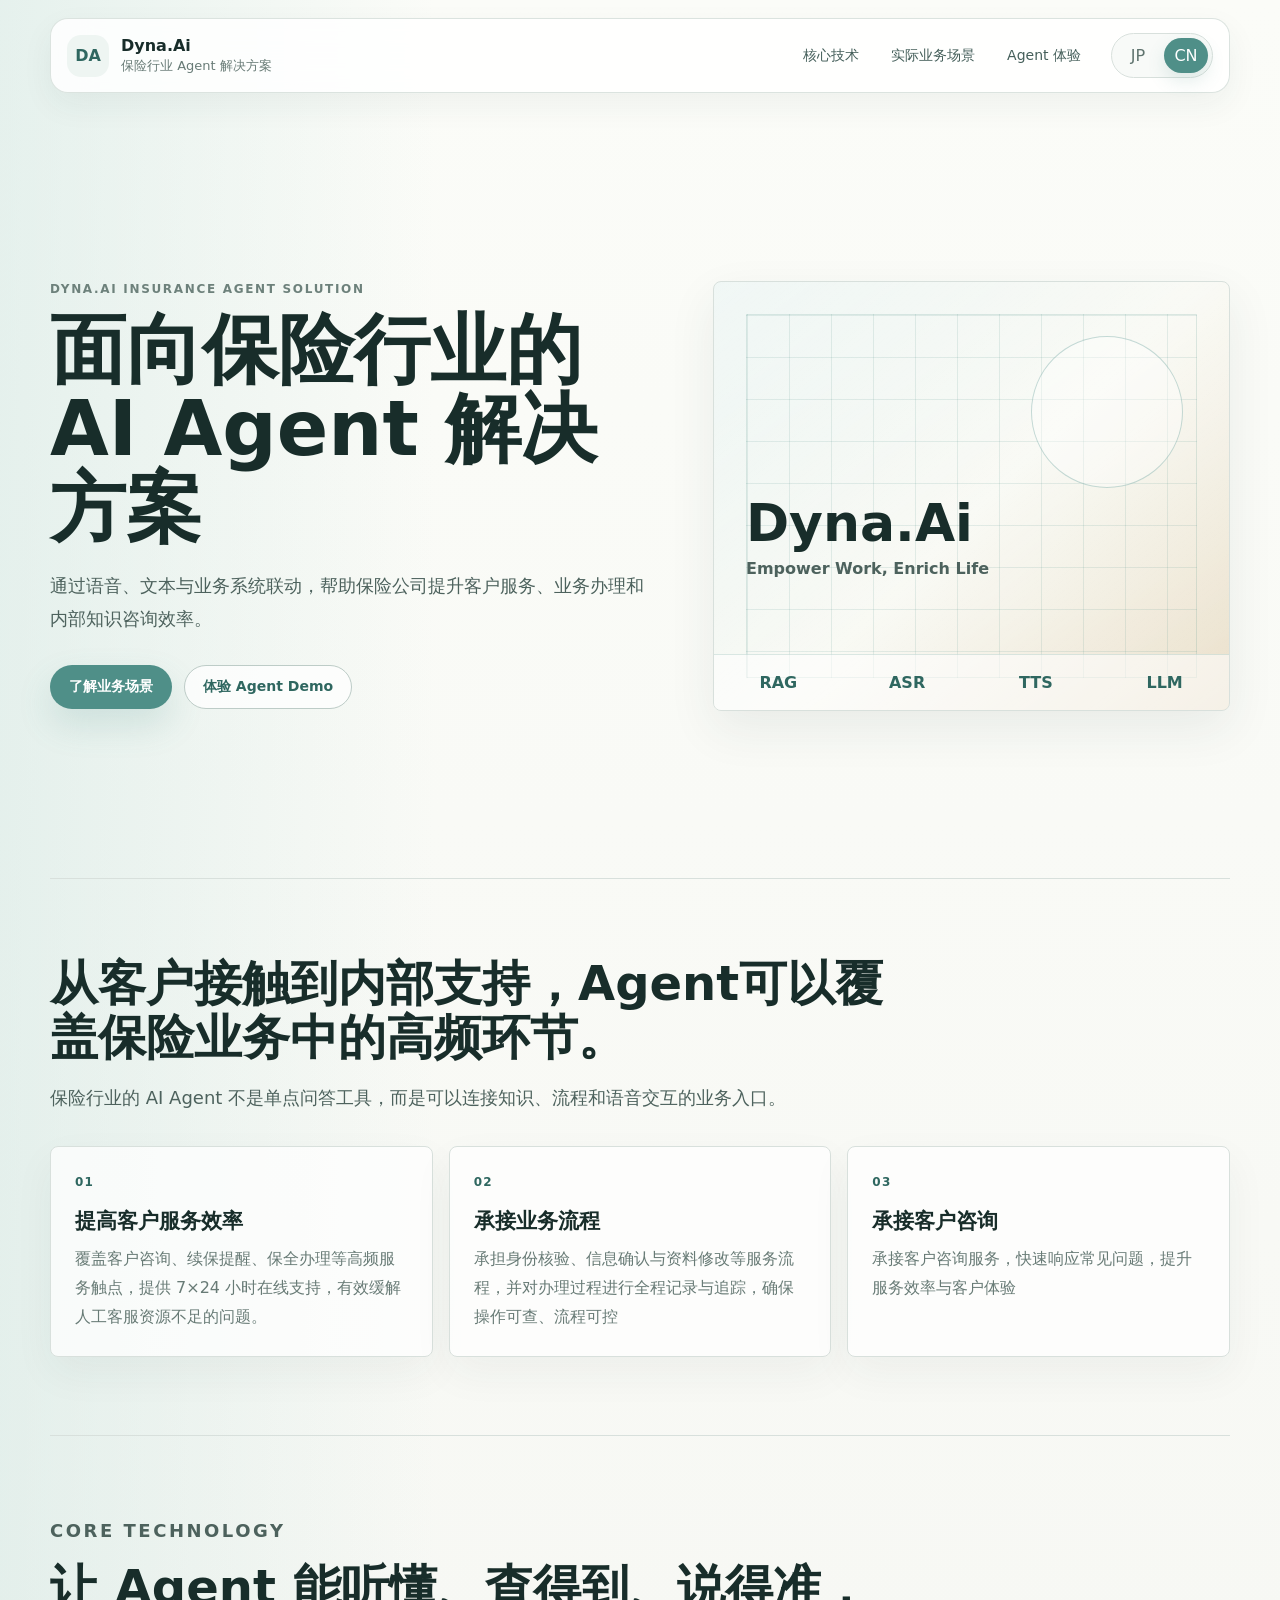
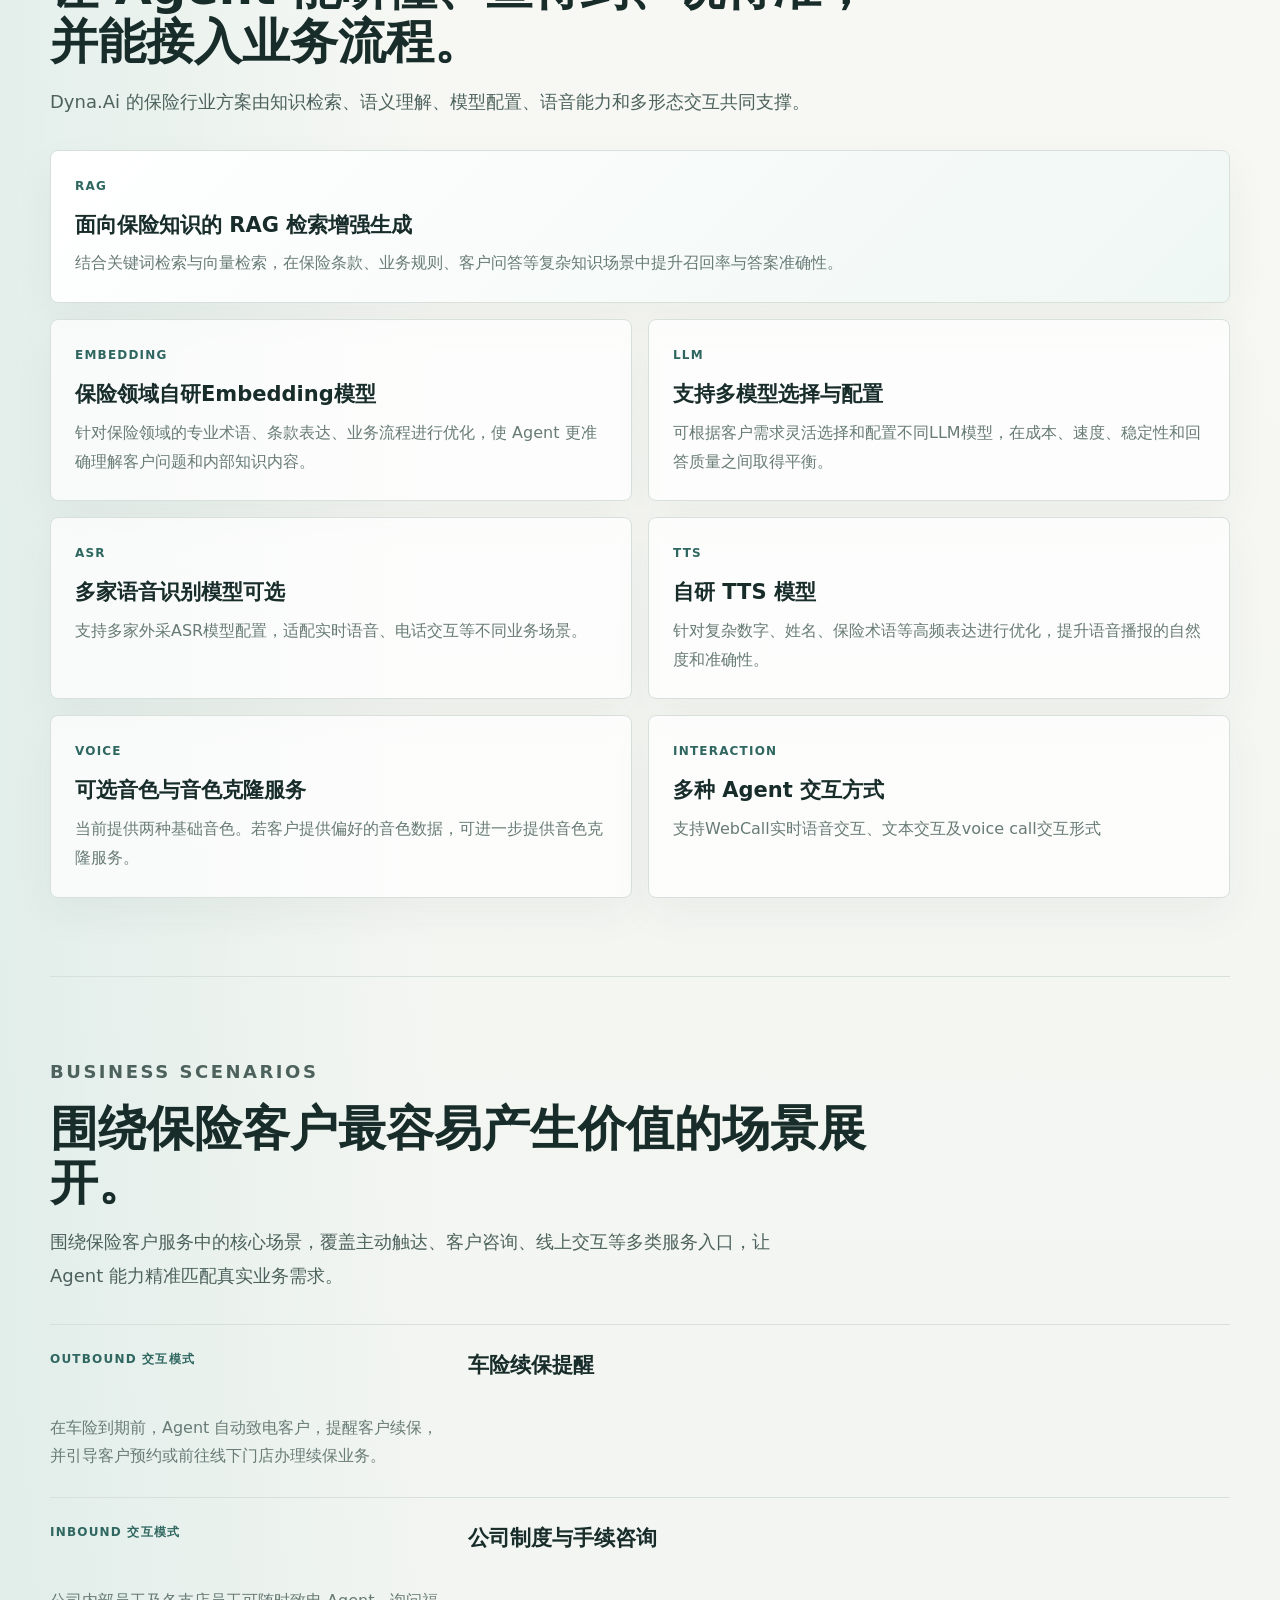
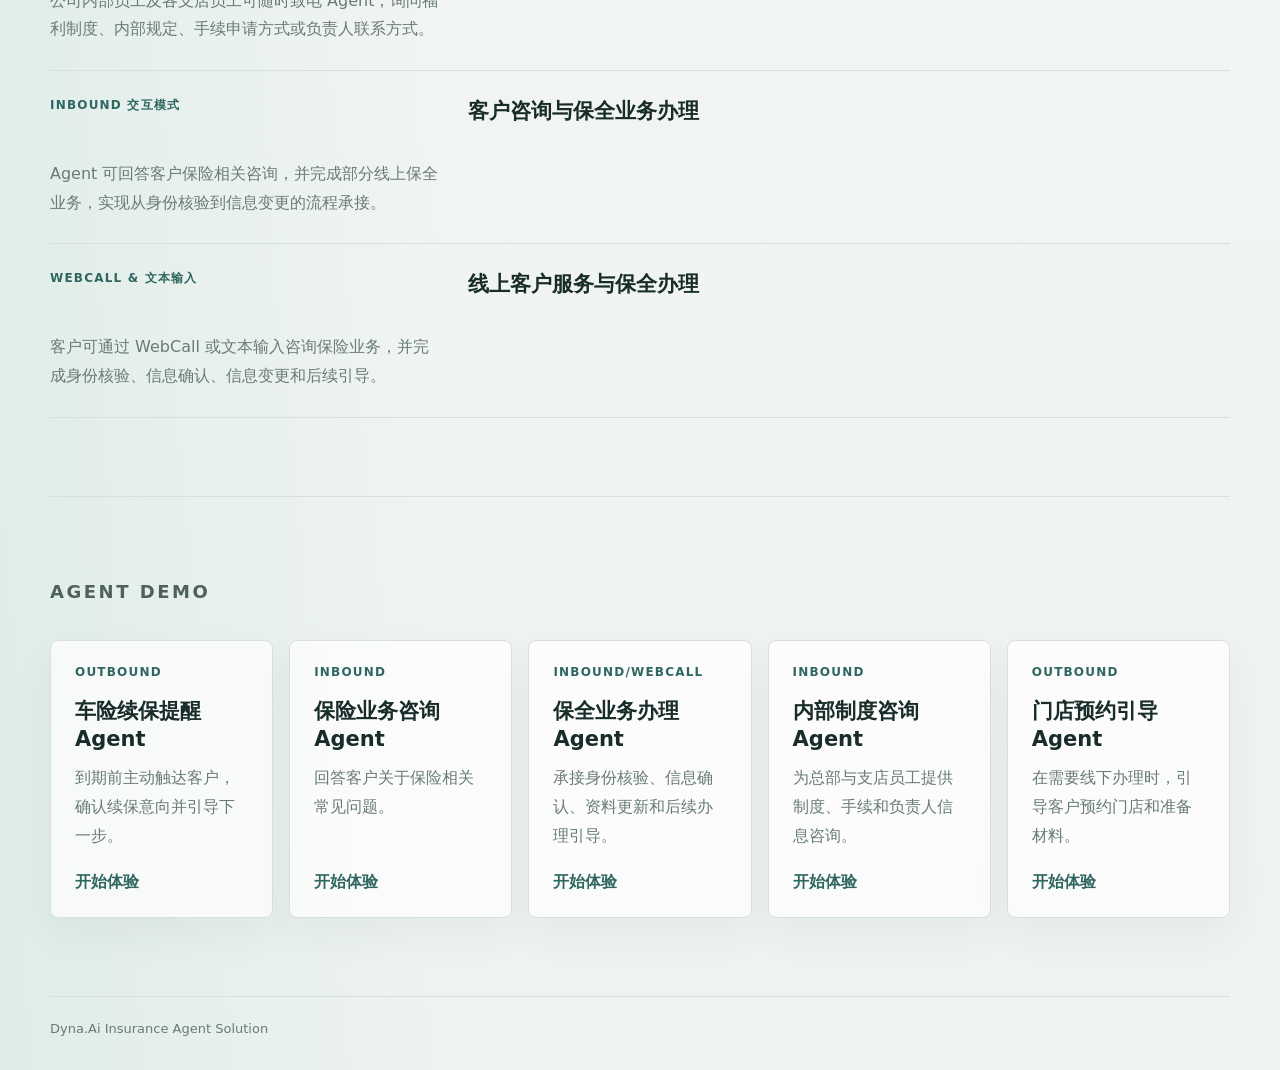
<file: index.html>
<!doctype html>
<html lang="zh">
  <head>
    <meta charset="UTF-8" />
    <meta name="viewport" content="width=device-width, initial-scale=1.0" />
    <meta
      name="description"
      content="Dyna.Ai insurance industry AI Agent solution landing page and demo."
    />
    <title>Dyna.Ai Insurance Agent Solution</title>
    <link rel="icon" href="/favicon.svg" />
    <link rel="stylesheet" href="/styles.css?v=20260626-real-api" />
  </head>
  <body>
    <div class="site-shell">
      <header class="site-header">
        <a class="brand" href="#hero" aria-label="Dyna.Ai">
          <span class="brand-mark">DA</span>
          <span>
            <span class="brand-name">Dyna.Ai</span>
            <span class="brand-subtitle" data-i18n="brandSubtitle"></span>
          </span>
        </a>
        <button class="menu-toggle" type="button" aria-expanded="false" aria-controls="siteNav">
          Menu
        </button>
        <div class="header-actions" id="siteNav">
          <nav class="site-nav" aria-label="Primary navigation"></nav>
          <div class="language-toggle" aria-label="Language switch">
            <button type="button" data-lang="ja">JP</button>
            <button type="button" data-lang="zh">CN</button>
          </div>
        </div>
      </header>

      <main>
        <section class="hero-section" id="hero">
          <div class="hero-copy">
            <p class="section-kicker" data-i18n="heroKicker"></p>
            <h1 data-i18n="heroTitle"></h1>
            <p class="hero-lead" data-i18n="heroLead"></p>
            <div class="action-row">
              <a class="button button-primary" href="#scenarios" data-i18n="primaryCta"></a>
              <a class="button button-secondary" href="#agents" data-i18n="secondaryCta"></a>
            </div>
          </div>
          <div class="brand-panel" aria-label="Dyna.Ai brand panel">
            <div class="panel-logo">Dyna.Ai</div>
            <div class="panel-line" data-i18n="brandLine"></div>
            <div class="panel-metrics">
              <span>RAG</span>
              <span>ASR</span>
              <span>TTS</span>
              <span>LLM</span>
            </div>
          </div>
        </section>

        <section class="value-section" aria-labelledby="valueTitle">
          <div class="section-intro">
            <h2 id="valueTitle" data-i18n="proofTitle"></h2>
            <p data-i18n="proofLead"></p>
          </div>
          <div class="value-grid" id="valueGrid"></div>
        </section>

        <section class="content-section" id="technology" aria-labelledby="technologyTitle">
          <div class="section-intro">
            <p class="section-kicker" data-i18n="technologyKicker"></p>
            <h2 id="technologyTitle" data-i18n="technologyTitle"></h2>
            <p data-i18n="technologyLead"></p>
          </div>
          <div class="technology-grid" id="technologyGrid"></div>
        </section>

        <section class="content-section scenario-section" id="scenarios" aria-labelledby="scenarioTitle">
          <div class="section-intro">
            <p class="section-kicker" data-i18n="scenarioKicker"></p>
            <h2 id="scenarioTitle" data-i18n="scenarioTitle"></h2>
            <p data-i18n="scenarioLead"></p>
          </div>
          <div class="scenario-list" id="scenarioList"></div>
        </section>

        <section class="content-section" id="agents">
          <div class="section-intro">
            <p class="section-kicker" data-i18n="agentsKicker"></p>
          </div>
          <div class="agent-grid" id="agentGrid"></div>
        </section>
      </main>

      <footer class="site-footer">
        <span data-i18n="footer"></span>
      </footer>
    </div>

    <script src="/data.js?v=20260626-real-api"></script>
    <script src="/script.js?v=20260626-real-api"></script>
  </body>
</html>
</file>
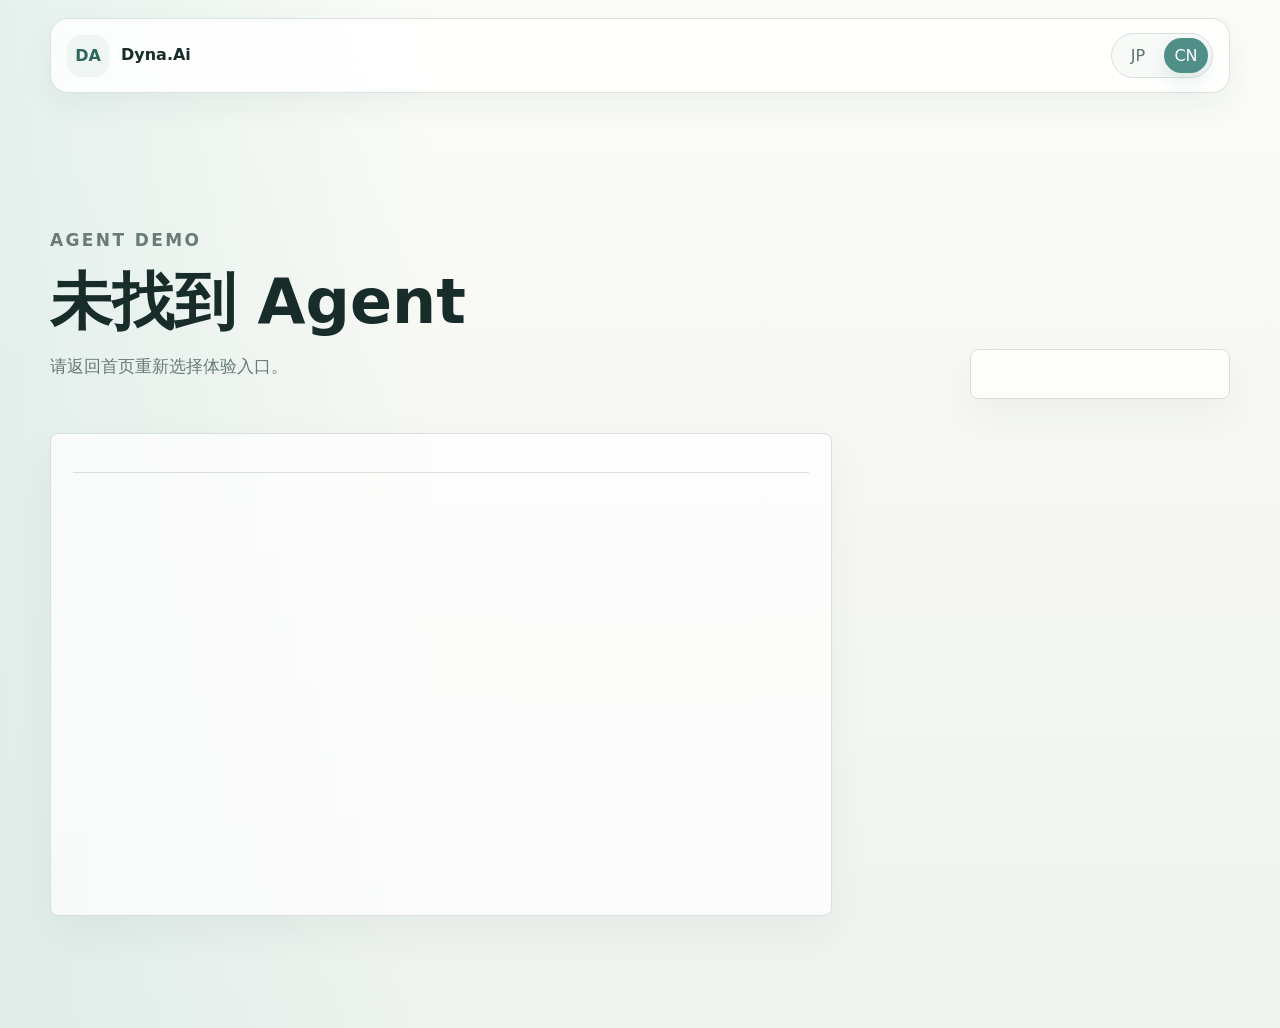
<file: agents/auto-renewal/index.html>
<!doctype html>
<html lang="zh">
  <head>
    <meta charset="UTF-8" />
    <meta name="viewport" content="width=device-width, initial-scale=1.0" />
    <meta name="description" content="Dyna.Ai auto renewal Agent demo." />
    <title>Dyna.Ai Agent Demo</title>
    <link rel="icon" href="/favicon.svg" />
    <link rel="stylesheet" href="/styles.css?v=20260630-webcall" />
  </head>
  <body>
    <div class="site-shell agent-shell">
      <header class="site-header compact-header">
        <a class="brand" href="/">
          <span class="brand-mark">DA</span>
          <span>
            <span class="brand-name">Dyna.Ai</span>
            <span class="brand-subtitle" id="agentHeaderSubtitle"></span>
          </span>
        </a>
        <div class="header-actions is-inline">
          <a class="nav-back" href="/" id="backLink"></a>
          <div class="language-toggle" aria-label="Language switch">
            <button type="button" data-lang="ja">JP</button>
            <button type="button" data-lang="zh">CN</button>
          </div>
        </div>
      </header>
      <main class="agent-page">
        <section class="agent-hero">
          <div>
            <p class="section-kicker">Agent Demo</p>
            <h1 id="agentName"></h1>
            <p id="agentIntro"></p>
          </div>
          <div class="status-panel">
            <span id="statusLabel"></span>
            <strong id="apiStatus"></strong>
          </div>
        </section>
        <section class="chat-layout" aria-labelledby="conversationTitle">
          <div class="conversation-panel">
            <div class="chat-head">
              <h2 id="conversationTitle"></h2>
              <span id="agentIdBadge"></span>
            </div>
            <div class="message-list" id="messageList" aria-live="polite"></div>
          </div>
          <form class="composer-panel" id="chatForm">
            <label for="messageInput" id="inputLabel"></label>
            <textarea id="messageInput" rows="7"></textarea>
            <div class="composer-actions">
              <button class="button button-secondary voice-button" type="button" id="voiceButton"></button>
              <button class="button button-primary" type="submit" id="sendButton"></button>
            </div>
          </form>
        </section>
      </main>
    </div>
    <script src="/data.js?v=20260630-webcall"></script>
    <script src="/agent.js?v=20260630-webcall"></script>
  </body>
</html>
</file>
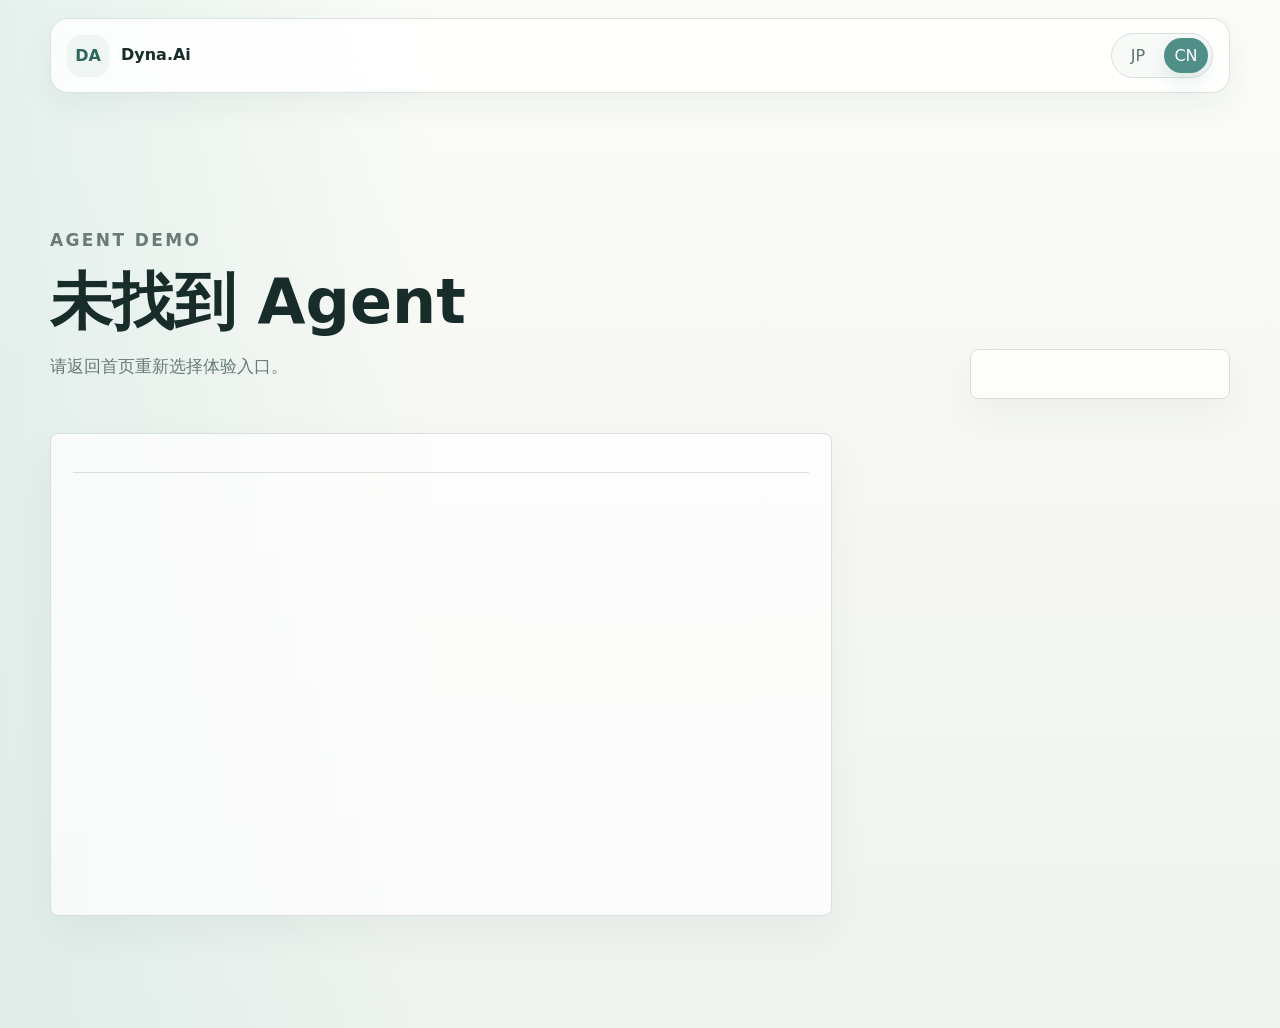
<file: agents/insurance-consulting/index.html>
<!doctype html>
<html lang="zh">
  <head>
    <meta charset="UTF-8" />
    <meta name="viewport" content="width=device-width, initial-scale=1.0" />
    <meta name="description" content="Dyna.Ai insurance consulting Agent demo." />
    <title>Dyna.Ai Agent Demo</title>
    <link rel="icon" href="/favicon.svg" />
    <link rel="stylesheet" href="/styles.css?v=20260630-webcall" />
  </head>
  <body>
    <div class="site-shell agent-shell">
      <header class="site-header compact-header">
        <a class="brand" href="/">
          <span class="brand-mark">DA</span>
          <span>
            <span class="brand-name">Dyna.Ai</span>
            <span class="brand-subtitle" id="agentHeaderSubtitle"></span>
          </span>
        </a>
        <div class="header-actions is-inline">
          <a class="nav-back" href="/" id="backLink"></a>
          <div class="language-toggle" aria-label="Language switch">
            <button type="button" data-lang="ja">JP</button>
            <button type="button" data-lang="zh">CN</button>
          </div>
        </div>
      </header>
      <main class="agent-page">
        <section class="agent-hero">
          <div>
            <p class="section-kicker">Agent Demo</p>
            <h1 id="agentName"></h1>
            <p id="agentIntro"></p>
          </div>
          <div class="status-panel">
            <span id="statusLabel"></span>
            <strong id="apiStatus"></strong>
          </div>
        </section>
        <section class="chat-layout" aria-labelledby="conversationTitle">
          <div class="conversation-panel">
            <div class="chat-head">
              <h2 id="conversationTitle"></h2>
              <span id="agentIdBadge"></span>
            </div>
            <div class="message-list" id="messageList" aria-live="polite"></div>
          </div>
          <form class="composer-panel" id="chatForm">
            <label for="messageInput" id="inputLabel"></label>
            <textarea id="messageInput" rows="7"></textarea>
            <div class="composer-actions">
              <button class="button button-secondary voice-button" type="button" id="voiceButton"></button>
              <button class="button button-primary" type="submit" id="sendButton"></button>
            </div>
          </form>
        </section>
      </main>
    </div>
    <script src="/data.js?v=20260630-webcall"></script>
    <script src="/agent.js?v=20260630-webcall"></script>
  </body>
</html>
</file>
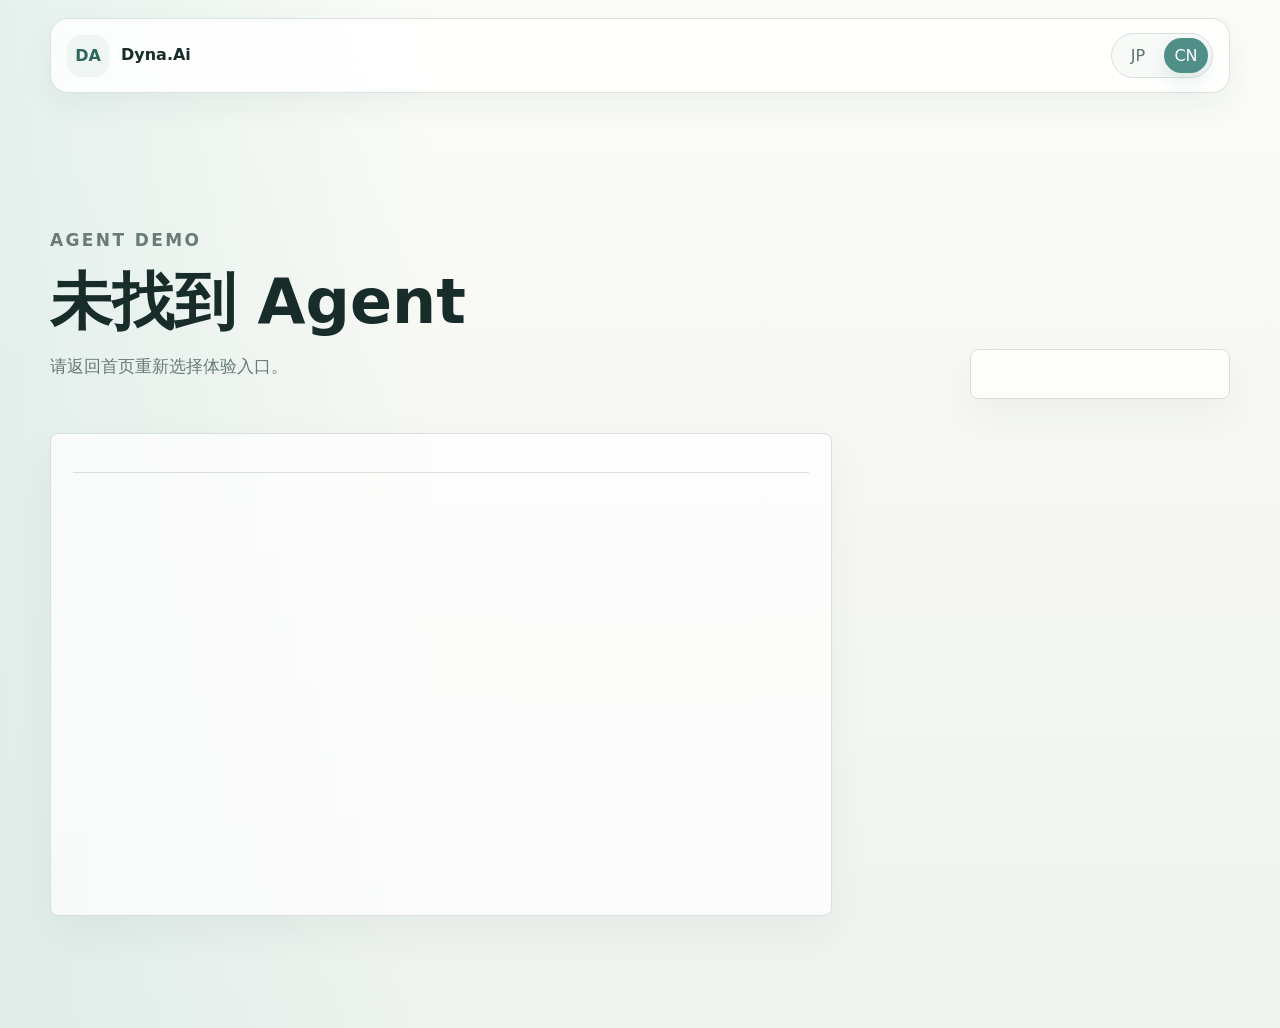
<file: agents/internal-support/index.html>
<!doctype html>
<html lang="zh">
  <head>
    <meta charset="UTF-8" />
    <meta name="viewport" content="width=device-width, initial-scale=1.0" />
    <meta name="description" content="Dyna.Ai internal support Agent demo." />
    <title>Dyna.Ai Agent Demo</title>
    <link rel="icon" href="/favicon.svg" />
    <link rel="stylesheet" href="/styles.css?v=20260630-webcall" />
  </head>
  <body>
    <div class="site-shell agent-shell">
      <header class="site-header compact-header">
        <a class="brand" href="/">
          <span class="brand-mark">DA</span>
          <span>
            <span class="brand-name">Dyna.Ai</span>
            <span class="brand-subtitle" id="agentHeaderSubtitle"></span>
          </span>
        </a>
        <div class="header-actions is-inline">
          <a class="nav-back" href="/" id="backLink"></a>
          <div class="language-toggle" aria-label="Language switch">
            <button type="button" data-lang="ja">JP</button>
            <button type="button" data-lang="zh">CN</button>
          </div>
        </div>
      </header>
      <main class="agent-page">
        <section class="agent-hero">
          <div>
            <p class="section-kicker">Agent Demo</p>
            <h1 id="agentName"></h1>
            <p id="agentIntro"></p>
          </div>
          <div class="status-panel">
            <span id="statusLabel"></span>
            <strong id="apiStatus"></strong>
          </div>
        </section>
        <section class="chat-layout" aria-labelledby="conversationTitle">
          <div class="conversation-panel">
            <div class="chat-head">
              <h2 id="conversationTitle"></h2>
              <span id="agentIdBadge"></span>
            </div>
            <div class="message-list" id="messageList" aria-live="polite"></div>
          </div>
          <form class="composer-panel" id="chatForm">
            <label for="messageInput" id="inputLabel"></label>
            <textarea id="messageInput" rows="7"></textarea>
            <div class="composer-actions">
              <button class="button button-secondary voice-button" type="button" id="voiceButton"></button>
              <button class="button button-primary" type="submit" id="sendButton"></button>
            </div>
          </form>
        </section>
      </main>
    </div>
    <script src="/data.js?v=20260630-webcall"></script>
    <script src="/agent.js?v=20260630-webcall"></script>
  </body>
</html>
</file>
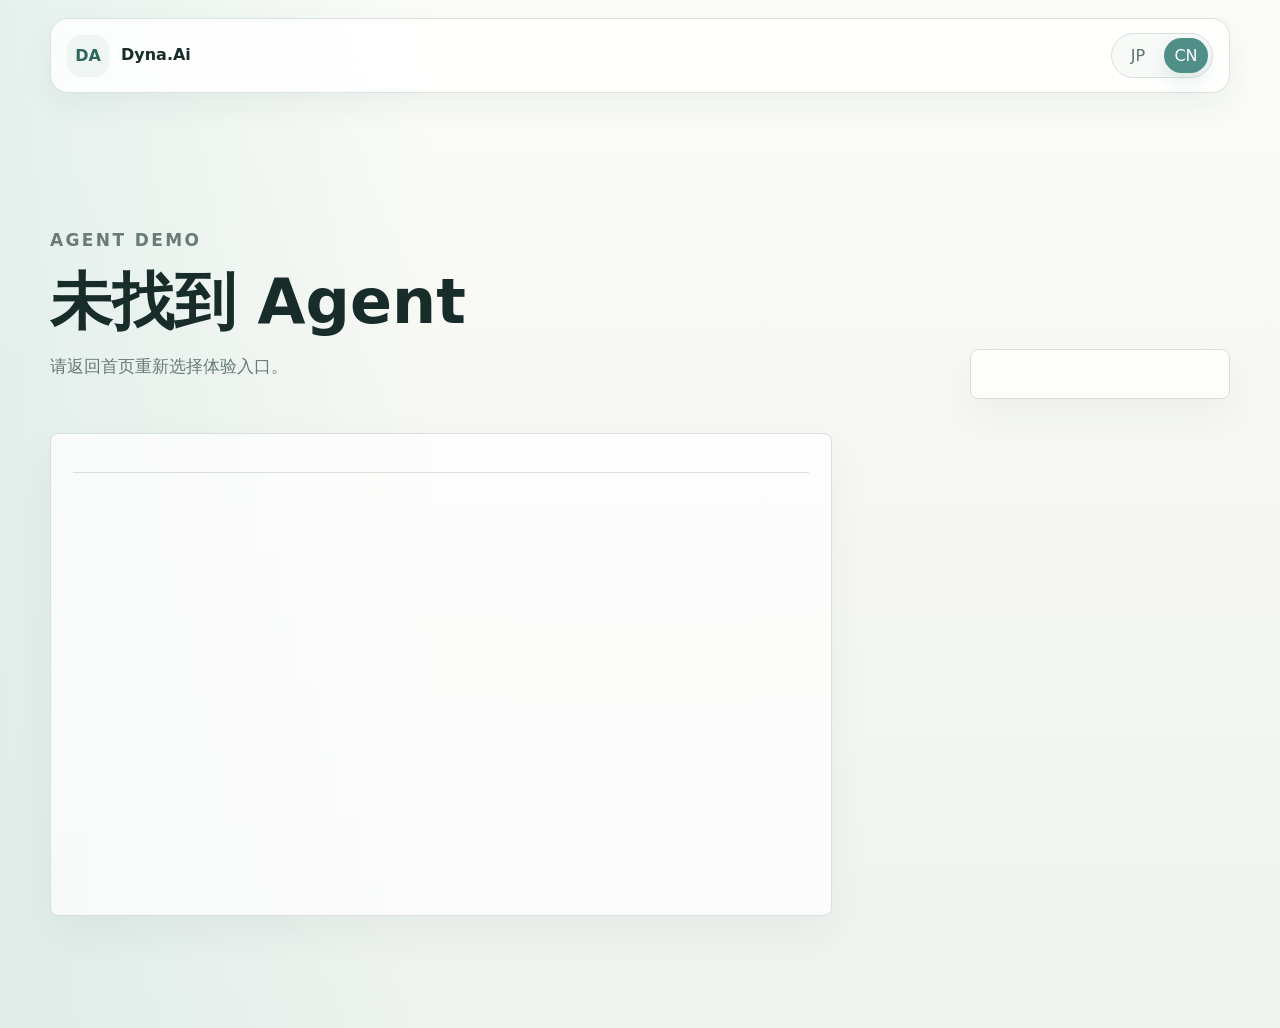
<file: agents/policy-service/index.html>
<!doctype html>
<html lang="zh">
  <head>
    <meta charset="UTF-8" />
    <meta name="viewport" content="width=device-width, initial-scale=1.0" />
    <meta name="description" content="Dyna.Ai policy service Agent demo." />
    <title>Dyna.Ai Agent Demo</title>
    <link rel="icon" href="/favicon.svg" />
    <link rel="stylesheet" href="/styles.css?v=20260630-webcall" />
  </head>
  <body>
    <div class="site-shell agent-shell">
      <header class="site-header compact-header">
        <a class="brand" href="/">
          <span class="brand-mark">DA</span>
          <span>
            <span class="brand-name">Dyna.Ai</span>
            <span class="brand-subtitle" id="agentHeaderSubtitle"></span>
          </span>
        </a>
        <div class="header-actions is-inline">
          <a class="nav-back" href="/" id="backLink"></a>
          <div class="language-toggle" aria-label="Language switch">
            <button type="button" data-lang="ja">JP</button>
            <button type="button" data-lang="zh">CN</button>
          </div>
        </div>
      </header>
      <main class="agent-page">
        <section class="agent-hero">
          <div>
            <p class="section-kicker">Agent Demo</p>
            <h1 id="agentName"></h1>
            <p id="agentIntro"></p>
          </div>
          <div class="status-panel">
            <span id="statusLabel"></span>
            <strong id="apiStatus"></strong>
          </div>
        </section>
        <section class="chat-layout" aria-labelledby="conversationTitle">
          <div class="conversation-panel">
            <div class="chat-head">
              <h2 id="conversationTitle"></h2>
              <span id="agentIdBadge"></span>
            </div>
            <div class="message-list" id="messageList" aria-live="polite"></div>
          </div>
          <form class="composer-panel" id="chatForm">
            <label for="messageInput" id="inputLabel"></label>
            <textarea id="messageInput" rows="7"></textarea>
            <div class="composer-actions">
              <button class="button button-secondary voice-button" type="button" id="voiceButton"></button>
              <button class="button button-primary" type="submit" id="sendButton"></button>
            </div>
          </form>
        </section>
      </main>
    </div>
    <script src="/data.js?v=20260630-webcall"></script>
    <script src="/agent.js?v=20260630-webcall"></script>
  </body>
</html>
</file>
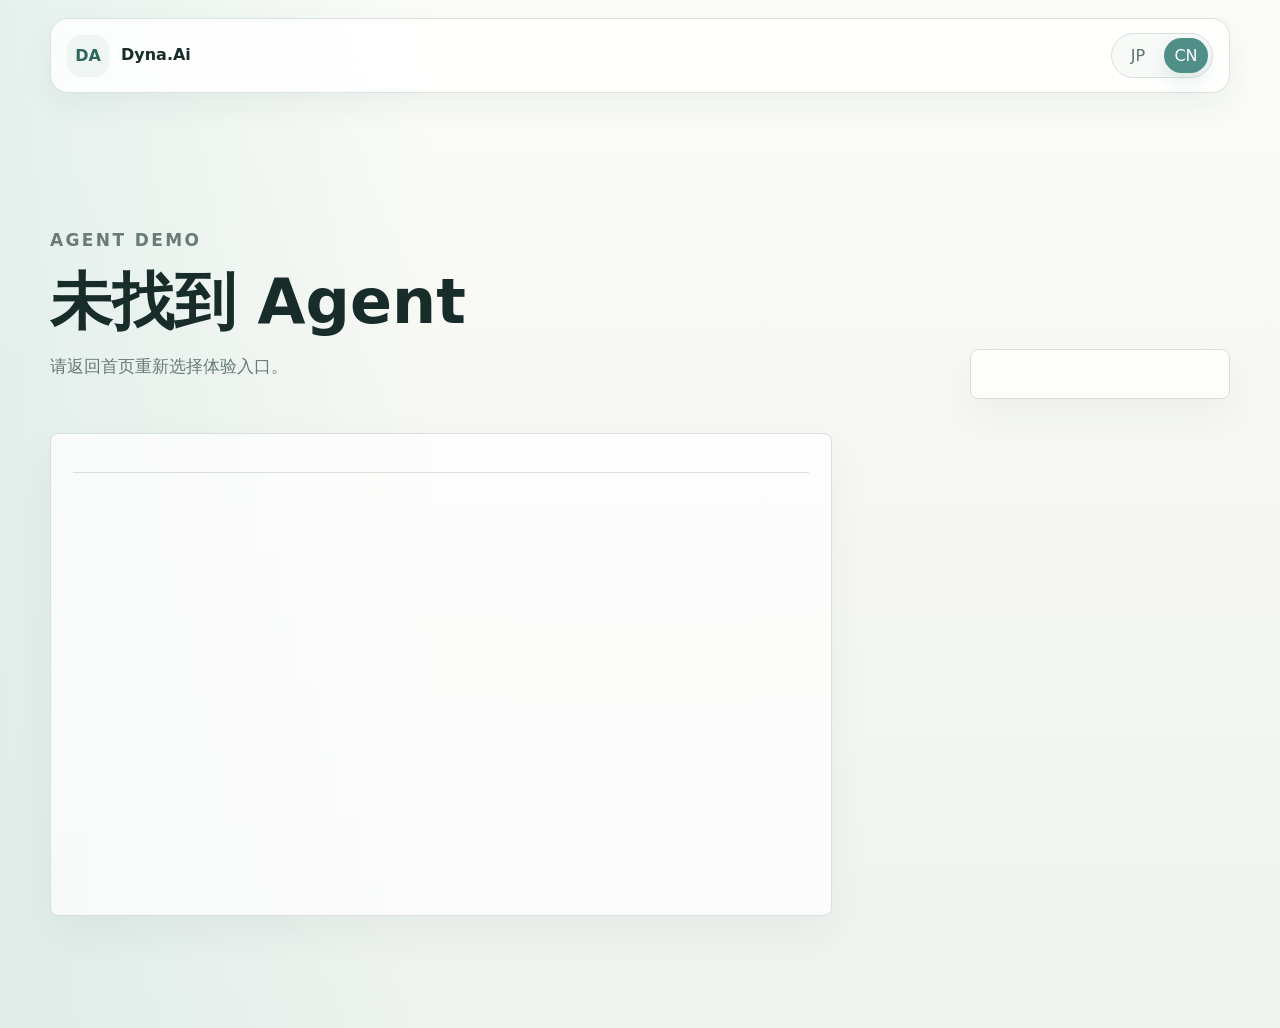
<file: agents/store-reservation/index.html>
<!doctype html>
<html lang="zh">
  <head>
    <meta charset="UTF-8" />
    <meta name="viewport" content="width=device-width, initial-scale=1.0" />
    <meta name="description" content="Dyna.Ai store reservation Agent demo." />
    <title>Dyna.Ai Agent Demo</title>
    <link rel="icon" href="/favicon.svg" />
    <link rel="stylesheet" href="/styles.css?v=20260630-webcall" />
  </head>
  <body>
    <div class="site-shell agent-shell">
      <header class="site-header compact-header">
        <a class="brand" href="/">
          <span class="brand-mark">DA</span>
          <span>
            <span class="brand-name">Dyna.Ai</span>
            <span class="brand-subtitle" id="agentHeaderSubtitle"></span>
          </span>
        </a>
        <div class="header-actions is-inline">
          <a class="nav-back" href="/" id="backLink"></a>
          <div class="language-toggle" aria-label="Language switch">
            <button type="button" data-lang="ja">JP</button>
            <button type="button" data-lang="zh">CN</button>
          </div>
        </div>
      </header>
      <main class="agent-page">
        <section class="agent-hero">
          <div>
            <p class="section-kicker">Agent Demo</p>
            <h1 id="agentName"></h1>
            <p id="agentIntro"></p>
          </div>
          <div class="status-panel">
            <span id="statusLabel"></span>
            <strong id="apiStatus"></strong>
          </div>
        </section>
        <section class="chat-layout" aria-labelledby="conversationTitle">
          <div class="conversation-panel">
            <div class="chat-head">
              <h2 id="conversationTitle"></h2>
              <span id="agentIdBadge"></span>
            </div>
            <div class="message-list" id="messageList" aria-live="polite"></div>
          </div>
          <form class="composer-panel" id="chatForm">
            <label for="messageInput" id="inputLabel"></label>
            <textarea id="messageInput" rows="7"></textarea>
            <div class="composer-actions">
              <button class="button button-secondary voice-button" type="button" id="voiceButton"></button>
              <button class="button button-primary" type="submit" id="sendButton"></button>
            </div>
          </form>
        </section>
      </main>
    </div>
    <script src="/data.js?v=20260630-webcall"></script>
    <script src="/agent.js?v=20260630-webcall"></script>
  </body>
</html>
</file>
<file: styles.css>
:root {
  --bg: #f6f7f3;
  --ink: #182d2a;
  --text: #334845;
  --muted: #687b76;
  --line: #d8e0dc;
  --line-strong: #bdccc7;
  --surface: #ffffff;
  --surface-soft: #eef5f2;
  --accent: #4f8f88;
  --accent-deep: #2f6760;
  --warm: #e7d8bd;
  --shadow: 0 18px 48px rgba(41, 67, 63, 0.08);
}

* {
  box-sizing: border-box;
}

html {
  scroll-behavior: smooth;
}

body {
  margin: 0;
  color: var(--text);
  font-family: "Meiryo", "Microsoft YaHei", "Hiragino Sans", "Yu Gothic", system-ui, sans-serif;
  background:
    linear-gradient(90deg, rgba(208, 230, 226, 0.5), rgba(255, 255, 255, 0) 34%),
    linear-gradient(180deg, #fbfcf8 0%, var(--bg) 48%, #eef3ef 100%);
}

a {
  color: inherit;
  text-decoration: none;
}

button,
textarea {
  font: inherit;
}

.site-shell {
  width: min(1180px, calc(100% - 40px));
  margin: 0 auto;
  padding: 18px 0 34px;
}

.site-header {
  position: sticky;
  top: 14px;
  z-index: 20;
  display: flex;
  align-items: center;
  justify-content: space-between;
  gap: 20px;
  padding: 14px 16px;
  border: 1px solid rgba(216, 224, 220, 0.9);
  border-radius: 18px;
  background: rgba(255, 255, 255, 0.84);
  box-shadow: 0 12px 32px rgba(41, 67, 63, 0.06);
  backdrop-filter: blur(18px);
}

.brand {
  display: inline-flex;
  align-items: center;
  gap: 12px;
  min-width: 220px;
}

.brand-mark {
  width: 42px;
  height: 42px;
  display: grid;
  place-items: center;
  border-radius: 14px;
  background: var(--surface-soft);
  color: var(--accent-deep);
  font-weight: 800;
}

.brand-name,
.brand-subtitle {
  display: block;
}

.brand-name {
  color: var(--ink);
  font-weight: 800;
}

.brand-subtitle {
  margin-top: 2px;
  color: var(--muted);
  font-size: 13px;
}

.header-actions,
.site-nav,
.language-toggle,
.action-row,
.composer-actions {
  display: flex;
  align-items: center;
}

.header-actions {
  gap: 18px;
}

.site-nav {
  gap: 8px;
}

.site-nav a,
.nav-back,
.menu-toggle {
  padding: 9px 12px;
  border-radius: 999px;
  color: #455f5a;
  font-size: 14px;
  transition: 160ms ease;
}

.site-nav a:hover,
.nav-back:hover,
.menu-toggle:hover {
  background: #eff6f3;
  color: var(--accent-deep);
}

.language-toggle {
  padding: 4px;
  gap: 4px;
  border: 1px solid var(--line);
  border-radius: 999px;
  background: #f8faf8;
}

.language-toggle button {
  min-width: 44px;
  border: 0;
  border-radius: 999px;
  padding: 8px 10px;
  background: transparent;
  color: #5f736e;
  cursor: pointer;
  transition: 160ms ease;
}

.language-toggle button.is-active {
  background: var(--accent);
  color: white;
  box-shadow: 0 8px 18px rgba(79, 143, 136, 0.16);
}

.menu-toggle {
  display: none;
  border: 1px solid var(--line);
  background: white;
  cursor: pointer;
}

.hero-section {
  min-height: calc(100vh - 114px);
  display: grid;
  grid-template-columns: 1.08fr 0.92fr;
  gap: 56px;
  align-items: center;
  padding: 74px 0 54px;
  border-bottom: 1px solid var(--line);
}

.section-kicker {
  margin: 0 0 14px;
  color: #6d817b;
  font-size: 12px;
  font-weight: 800;
  letter-spacing: 0.14em;
  text-transform: uppercase;
}

h1,
h2,
h3,
p {
  margin-top: 0;
}

h1,
h2,
h3 {
  color: var(--ink);
  letter-spacing: 0;
}

h1 {
  margin-bottom: 22px;
  max-width: 760px;
  font-size: clamp(42px, 7vw, 76px);
  line-height: 1.04;
}

h2 {
  margin-bottom: 16px;
  max-width: 840px;
  font-size: clamp(30px, 4.2vw, 48px);
  line-height: 1.12;
}

h3 {
  margin-bottom: 10px;
  font-size: 21px;
  line-height: 1.36;
}

.hero-lead,
.section-intro p {
  max-width: 760px;
  color: #4d625d;
  font-size: 18px;
  line-height: 1.85;
}

.hero-body {
  max-width: 700px;
  color: var(--muted);
  font-size: 15px;
  line-height: 1.9;
}

.action-row {
  flex-wrap: wrap;
  gap: 12px;
  margin-top: 30px;
}

.button {
  display: inline-flex;
  align-items: center;
  justify-content: center;
  min-height: 44px;
  border-radius: 999px;
  border: 1px solid transparent;
  padding: 12px 18px;
  font-weight: 800;
  font-size: 14px;
  cursor: pointer;
  transition: 160ms ease;
}

.button-primary {
  background: var(--accent);
  color: white;
  box-shadow: 0 16px 34px rgba(79, 143, 136, 0.18);
}

.button-primary:hover {
  background: var(--accent-deep);
}

.button-secondary {
  border-color: var(--line-strong);
  background: rgba(255, 255, 255, 0.76);
  color: var(--accent-deep);
}

.button-secondary:hover {
  border-color: var(--accent);
  background: white;
}

.button:disabled {
  cursor: wait;
  opacity: 0.72;
}

.brand-panel {
  position: relative;
  min-height: 430px;
  display: flex;
  flex-direction: column;
  justify-content: flex-end;
  overflow: hidden;
  border: 1px solid var(--line);
  border-radius: 8px;
  background:
    linear-gradient(145deg, rgba(255, 255, 255, 0.55), rgba(255, 255, 255, 0)),
    linear-gradient(135deg, #dfeeea 0%, #f7f8f1 52%, #eadfc9 100%);
  box-shadow: var(--shadow);
}

.brand-panel::before {
  content: "";
  position: absolute;
  inset: 32px;
  border: 1px solid rgba(79, 143, 136, 0.18);
  background-image:
    linear-gradient(rgba(79, 143, 136, 0.14) 1px, transparent 1px),
    linear-gradient(90deg, rgba(79, 143, 136, 0.14) 1px, transparent 1px);
  background-size: 42px 42px;
}

.brand-panel::after {
  content: "";
  position: absolute;
  right: 46px;
  top: 54px;
  width: 150px;
  height: 150px;
  border-radius: 999px;
  border: 1px solid rgba(79, 143, 136, 0.32);
  background: rgba(255, 255, 255, 0.36);
}

.panel-logo,
.panel-line,
.panel-metrics {
  position: relative;
  z-index: 1;
}

.panel-logo {
  padding: 0 32px;
  transform: translateY(-76px);
  color: var(--ink);
  font-size: 52px;
  font-weight: 900;
}

.panel-line {
  padding: 6px 32px 0;
  transform: translateY(-76px);
  color: #4d625d;
  font-weight: 700;
}

.panel-metrics {
  display: grid;
  grid-template-columns: repeat(4, 1fr);
  border-top: 1px solid rgba(79, 143, 136, 0.2);
  background: rgba(255, 255, 255, 0.56);
}

.panel-metrics span {
  padding: 18px 12px;
  text-align: center;
  color: var(--accent-deep);
  font-weight: 900;
}

.value-section,
.content-section,
.closing-section,
.agent-page {
  padding: 78px 0;
  border-bottom: 1px solid var(--line);
}

.section-intro {
  margin-bottom: 32px;
}

.value-grid,
.technology-grid,
.agent-grid {
  display: grid;
  gap: 16px;
}

.value-grid {
  grid-template-columns: repeat(3, minmax(0, 1fr));
}

.value-card,
.technology-card,
.agent-card,
.scenario-item,
.status-panel,
.conversation-panel,
.composer-panel {
  border: 1px solid var(--line);
  border-radius: 8px;
  background: rgba(255, 255, 255, 0.74);
  box-shadow: 0 16px 42px rgba(41, 67, 63, 0.05);
}

.value-card,
.technology-card,
.agent-card {
  padding: 24px;
}

.card-index,
.tech-id,
.scenario-label,
.agent-mode {
  display: inline-flex;
  margin-bottom: 18px;
  color: var(--accent-deep);
  font-size: 12px;
  font-weight: 900;
  letter-spacing: 0.1em;
  text-transform: uppercase;
}

.value-card p,
.technology-card p,
.agent-card p,
.scenario-item p {
  margin-bottom: 0;
  color: var(--muted);
  line-height: 1.8;
}

.technology-grid {
  grid-template-columns: repeat(2, minmax(0, 1fr));
}

.technology-card:first-child {
  grid-column: span 2;
  background: linear-gradient(135deg, #ffffff, #eff7f4);
}

.scenario-list {
  display: grid;
  gap: 0;
  border-top: 1px solid var(--line);
}

.scenario-item {
  display: grid;
  grid-template-columns: 0.34fr 0.66fr;
  gap: 26px;
  padding: 26px 0;
  border-width: 0 0 1px;
  border-radius: 0;
  background: transparent;
  box-shadow: none;
}

.scenario-item h3 {
  margin-bottom: 8px;
}

.agent-grid {
  grid-template-columns: repeat(5, minmax(0, 1fr));
}

.agent-card {
  min-height: 260px;
  display: flex;
  flex-direction: column;
  transition: 160ms ease;
}

.agent-card:hover {
  transform: translateY(-3px);
  border-color: var(--line-strong);
  background: white;
}

.agent-cta {
  margin-top: auto;
  padding-top: 22px;
  color: var(--accent-deep);
  font-weight: 900;
}

.closing-section {
  text-align: center;
}

.closing-section h2,
.closing-section p {
  margin-left: auto;
  margin-right: auto;
}

.closing-section p {
  max-width: 760px;
  color: var(--muted);
  font-size: 16px;
  line-height: 1.85;
}

.site-footer {
  padding-top: 24px;
  color: var(--muted);
  font-size: 13px;
}

.compact-header {
  position: static;
}

.header-actions.is-inline {
  display: flex;
}

.agent-shell {
  min-height: 100vh;
}

.agent-page {
  border-bottom: 0;
}

.agent-hero {
  display: grid;
  grid-template-columns: 1fr 260px;
  gap: 28px;
  align-items: end;
  padding: 54px 0 34px;
}

.agent-hero h1 {
  margin-bottom: 16px;
  max-width: 900px;
  font-size: clamp(36px, 5.6vw, 62px);
}

.agent-hero p {
  max-width: 720px;
  color: var(--muted);
  font-size: 17px;
  line-height: 1.85;
}

.status-panel {
  padding: 20px;
}

.status-panel span,
.status-panel strong {
  display: block;
}

.status-panel span {
  color: var(--muted);
  font-size: 13px;
}

.status-panel strong {
  margin-top: 8px;
  color: var(--accent-deep);
  font-size: 22px;
}

.chat-layout {
  display: grid;
  grid-template-columns: 1fr 380px;
  gap: 18px;
}

.conversation-panel,
.composer-panel {
  padding: 22px;
}

.chat-head {
  display: flex;
  justify-content: space-between;
  gap: 16px;
  align-items: start;
  padding-bottom: 16px;
  border-bottom: 1px solid var(--line);
}

.chat-head h2 {
  margin-bottom: 0;
  font-size: 24px;
}

.chat-head span {
  color: var(--accent-deep);
  font-family: "SFMono-Regular", Consolas, monospace;
  font-size: 13px;
}

.message-list {
  min-height: 420px;
  max-height: 58vh;
  overflow: auto;
  padding-top: 18px;
}

.empty-state {
  color: var(--muted);
}

.message-bubble {
  width: fit-content;
  max-width: min(680px, 92%);
  margin-bottom: 12px;
  padding: 14px 16px;
  border-radius: 8px;
  line-height: 1.75;
}

.message-bubble.agent {
  background: var(--surface-soft);
  color: var(--text);
}

.message-bubble.user {
  margin-left: auto;
  background: var(--accent);
  color: white;
}

.composer-panel {
  align-self: start;
}

.composer-panel label {
  display: block;
  margin-bottom: 10px;
  color: var(--ink);
  font-weight: 800;
}

textarea {
  width: 100%;
  min-height: 170px;
  resize: vertical;
  border: 1px solid var(--line-strong);
  border-radius: 8px;
  padding: 14px;
  color: var(--ink);
  background: white;
  outline: none;
}

textarea:focus {
  border-color: var(--accent);
  box-shadow: 0 0 0 4px rgba(79, 143, 136, 0.16);
}

.composer-actions {
  justify-content: space-between;
  gap: 10px;
  margin-top: 14px;
}

.voice-button {
  gap: 8px;
  color: #536b66;
  background: white;
  border-color: var(--line-strong);
}

.voice-button:hover {
  border-color: var(--accent);
  color: var(--accent-deep);
}

.voice-button.is-active {
  color: white;
  border-color: var(--accent);
  background: var(--accent);
  box-shadow: 0 14px 30px rgba(79, 143, 136, 0.2);
}

.voice-button.is-listening .voice-icon {
  animation: voicePulse 1.1s ease-in-out infinite;
}

.voice-button.is-speaking {
  background: var(--accent-deep);
  border-color: var(--accent-deep);
}

.voice-icon {
  width: 18px;
  height: 18px;
  fill: none;
  stroke: currentColor;
  stroke-width: 2;
  stroke-linecap: round;
  stroke-linejoin: round;
  flex: 0 0 auto;
}

@keyframes voicePulse {
  0%,
  100% {
    transform: scale(1);
  }

  50% {
    transform: scale(1.14);
  }
}

@media (max-width: 1100px) {
  .hero-section,
  .agent-hero,
  .chat-layout {
    grid-template-columns: 1fr;
  }

  .agent-grid {
    grid-template-columns: repeat(2, minmax(0, 1fr));
  }
}

@media (max-width: 860px) {
  .site-shell {
    width: min(100% - 24px, 1180px);
  }

  .site-header {
    align-items: flex-start;
    flex-wrap: wrap;
  }

  .menu-toggle {
    display: inline-flex;
  }

  .header-actions {
    width: 100%;
    display: none;
    align-items: stretch;
    flex-direction: column;
  }

  .header-actions.is-open,
  .header-actions.is-inline {
    display: flex;
  }

  .site-nav {
    align-items: stretch;
    flex-direction: column;
  }

  .site-nav a {
    background: #f8faf8;
  }

  .hero-section {
    min-height: auto;
    padding: 52px 0 42px;
  }

  .brand-panel {
    min-height: 300px;
  }

  .value-grid,
  .technology-grid,
  .agent-grid {
    grid-template-columns: 1fr;
  }

  .technology-card:first-child {
    grid-column: auto;
  }

  .scenario-item {
    grid-template-columns: 1fr;
    gap: 8px;
  }
}

@media (max-width: 560px) {
  .brand {
    min-width: 0;
  }

  .brand-subtitle {
    display: none;
  }

  h1 {
    font-size: 40px;
  }

  h2 {
    font-size: 30px;
  }

  .value-section,
  .content-section,
  .closing-section,
  .agent-page {
    padding: 54px 0;
  }

  .panel-metrics {
    grid-template-columns: repeat(2, 1fr);
  }

  .composer-actions {
    align-items: stretch;
    flex-direction: column;
  }

  .button {
    width: 100%;
  }
}
</file>
